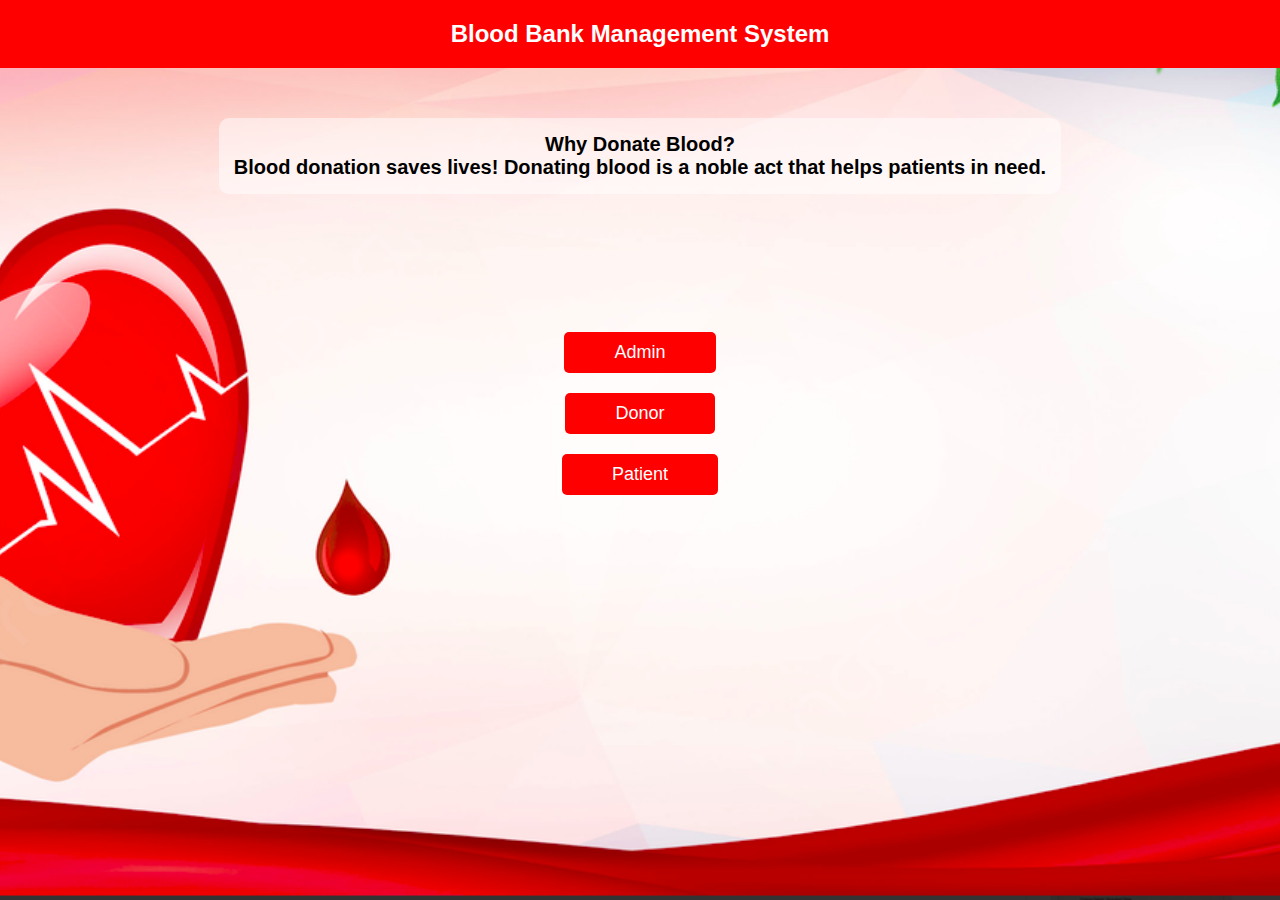
<file: index.html>
<!DOCTYPE html>
<html lang="en">
<head>
    <meta charset="UTF-8">
    <meta name="viewport" content="width=device-width, initial-scale=1.0">
    <title>Blood Bank Management System</title>
    <style>
        * {
            margin: 0;
            padding: 0;
            box-sizing: border-box;
        }

        body {
            font-family: Arial, sans-serif;
            text-align: center;
            background: url('back.png') no-repeat center center fixed;
            background-size: cover;
            color: white;
        }

        .header {
            background-color: red;
            padding: 20px;
            font-size: 24px;
            font-weight: bold;
        }

        .main-content {
            margin-top: 50px;
            font-size: 20px;
            font-weight: bold;
            color: black;
            background: rgba(255, 255, 255, 0.5);
            display: inline-block;
            padding: 15px;
            border-radius: 10px;
        }

        .buttons {
            margin-top: 20px;
        }

        .buttons button {
            background-color: red;
            color: white;
            border:none;
            padding: 10px 50px;
            margin: 10px;
            font-size: 18px;
            cursor: pointer;
            border-radius: 5px;
            
        }

        .buttons button:hover {
            background-color: darkred;
        }
    </style>
</head>
<body>

    <div class="header">Blood Bank Management System</div>

    <div class="main-content">
        <p>Why Donate Blood?</p>
        <p>Blood donation saves lives! Donating blood is a noble act that helps patients in need.</p>
    </div>

    <div class="buttons">
        <br>
        <br>
        <br>
        <br>
        <br>
        <br>
        <button onclick="location.href='loginpage.php'">Admin</button><br>
        <button onclick="location.href='donor.html'">Donor</button><br>
        <button onclick="location.href='patient.html'">Patient</button>
    </div>

</body>
</html>
</file>
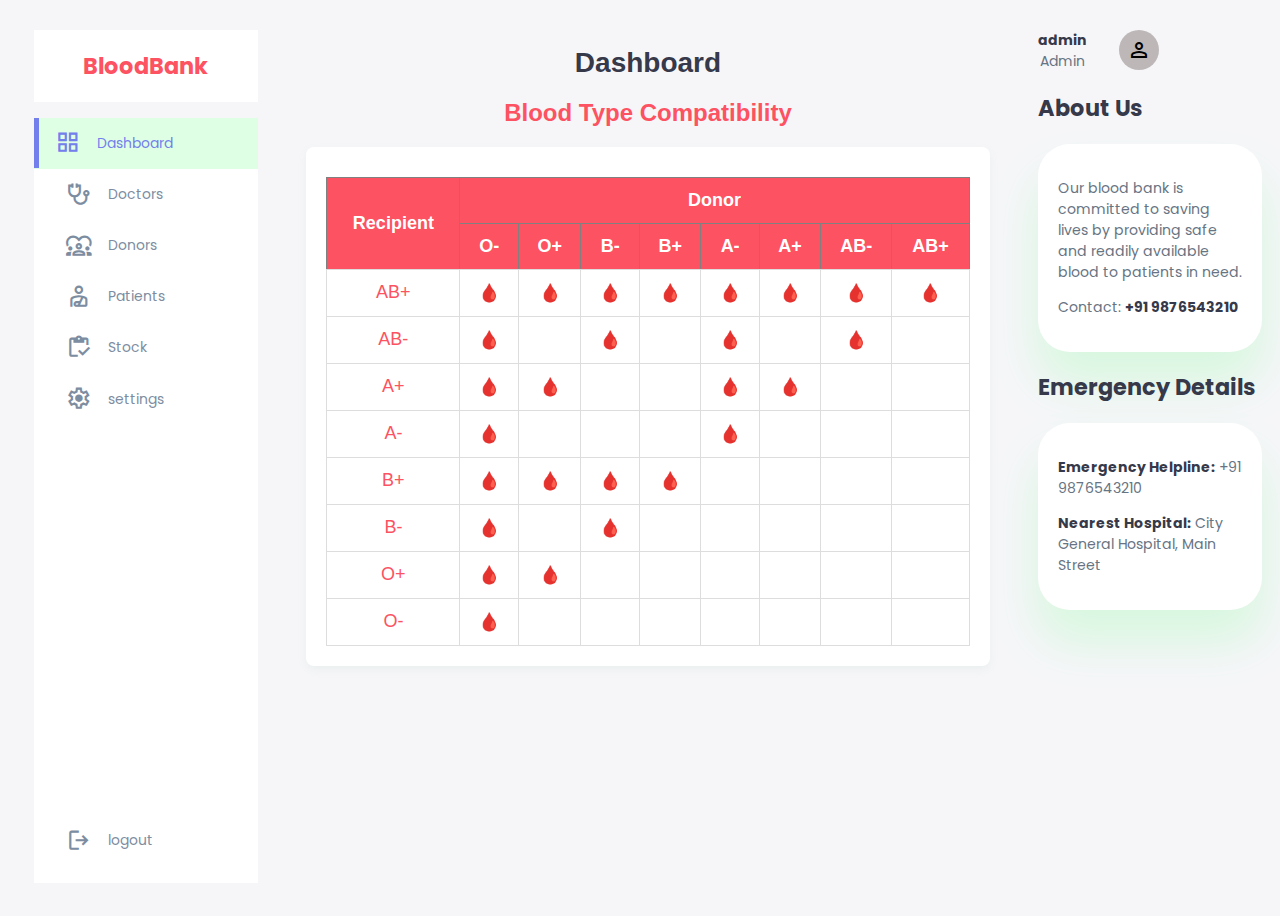
<file: bbms_bbDetails.html>
<html>
    <head>
        <meta charset="UTF-8">

        <title>
            Admin Dashboard
        </title>
        <link rel="stylesheet" href="https://fonts.googleapis.com/css2?family=Material+Symbols+Outlined:opsz,wght,FILL,GRAD@24,400,0,0" />
        <link rel="stylesheet" href="bbms_bbDetails.css">
    </head>
    <body>
        <div class="container">
            <!-- aside dashboard start -->
            <aside>
                <!-- top starts -->
                <div class="top">
                    <!-- dashboard heading starts -->
                    <div class="head">
                        <h2><span class="danger">BloodBank</span></h2>
                    </div>
                    <!-- dashboard heading ends -->
                    <div class="close">
                        <span class="material-symbols-outlined">close</span>
                    </div>
                </div>
                <!-- top ends -->
                <!-- side bar starts -->
                <div class="sidebar">
                    <a href="#" class="active">
                        <span class="material-symbols-outlined">grid_view</span>
                        <h3>Dashboard</h3>
                    </a>
                    <a href="doctor_details.php">
                        <span class="material-symbols-outlined">stethoscope</span>
                        <h3>Doctors</h3>
                    </a>
                    <a href="donor_details.php" >
                        <span class="material-symbols-outlined">diversity_1</span>
                        <h3>Donors</h3>
                    </a>
                    <a href="patient_details.php">
                        <span class="material-symbols-outlined">personal_injury</span>
                        <h3>Patients</h3>
                    </a>
                    <a href="stock.php" >
                        <span class="material-symbols-outlined">inventory</span>
                        <h3>Stock</h3>
                    </a>
                    <a href="#">
                        <span class="material-symbols-outlined">settings</span>
                        <h3>settings</h3>
                    </a>
                    
                    <a href="#">
                        <span class="material-symbols-outlined">logout</span>
                        <h3>logout</h3>
                    </a>
                </div>
                <!-- sidebar ends -->
            </aside>
            <!-- aside dashboard end -->
            <!-- main start -->
            <main>
                <h1>Dashboard</h1>
                
                <!-- Blood Compatibility Table -->
                <h2>Blood Type Compatibility</h2>
                <!-- table starts -->
                <div class="blood-compatibility-box">
                    <table border="1">
                        <tr>
                            <th rowspan="2">Recipient</th>
                            <th colspan="8">Donor</th>
                        </tr>
                        <tr>
                            <th>O-</th>
                            <th>O+</th>
                            <th>B-</th>
                            <th>B+</th>
                            <th>A-</th>
                            <th>A+</th>
                            <th>AB-</th>
                            <th>AB+</th>
                        </tr>
                        <tr>
                            <td>AB+</td>
                            <td >🩸</td> <td>🩸</td> <td>🩸</td> <td>🩸</td> <td>🩸</td> <td>🩸</td> <td>🩸</td> <td>🩸</td>
                        </tr>
                        <tr>
                            <td>AB-</td>
                            <td>🩸</td> <td></td> <td>🩸</td> <td></td> <td>🩸</td> <td></td> <td>🩸</td> <td></td>
                        </tr>
                        <tr>
                            <td>A+</td>
                            <td>🩸</td> <td>🩸</td> <td></td> <td></td> <td>🩸</td> <td>🩸</td> <td></td> <td></td>
                        </tr>
                        <tr>
                            <td>A-</td>
                            <td>🩸</td> <td></td> <td></td> <td></td> <td>🩸</td> <td></td> <td></td> <td></td>
                        </tr>
                        <tr>
                            <td>B+</td>
                            <td>🩸</td> <td>🩸</td> <td>🩸</td> <td>🩸</td> <td></td> <td></td> <td></td> <td></td>
                        </tr>
                        <tr>
                            <td>B-</td>
                            <td>🩸</td> <td></td> <td>🩸</td> <td></td> <td></td> <td></td> <td></td> <td></td>
                        </tr>
                        <tr>
                            <td>O+</td>
                            <td>🩸</td> <td>🩸</td> <td></td> <td></td> <td></td> <td></td> <td></td> <td></td>
                        </tr>
                        <tr>
                            <td>O-</td>
                            <td>🩸</td> <td></td> <td></td> <td></td> <td></td> <td></td> <td></td> <td></td>
                        </tr>
                    </table>
                </div>
                <!-- table ends -->
                <!-- blood type compatiable ends -->
            </main>
    
        <!-- main end-->
        <!-- right starts -->
            <div class="right">
                <!-- top starts -->
                <div class="top">
                        <!-- <button id="menu_bar">
                            <span class="material-symbols-outlined">menu</span>
                        </button> -->
                    <!-- <div class="theme-toggler">
                        <span class="material-symbols-outlined">light_mode</span>
                        <span class="material-symbols-outlined">dark_mode</span>
                    </div> -->
                    <div class="profile">
                        <div class="info">
                            <p><b>admin</b></p>
                            <p>Admin</p>
                            <small class="test-muted"></small>
                        </div> 
                        <div class="profile-photo">
                            <span class="material-symbols-outlined">person</span>
                        </div> 
                    </div>
                </div>
                <!-- top ends -->
                <!-- emergency starts -->
                <div class="emergency">
                    <h2>About Us</h2>
                    <div class="about">
                        <p>Our blood bank is committed to saving lives by providing safe and readily available blood to patients in need.</p>
                        <p>Contact: <b>+91 9876543210</b></p>
                    </div>
                    <h2>Emergency Details</h2>
                    <div class="emergency_d"> 
                        <p><b>Emergency Helpline:</b> +91 9876543210</p>
                        <p><b>Nearest Hospital:</b> City General Hospital, Main Street</p>
                    </div>
                
                </div>

            </div>
        <!-- right ends -->
        </div>
    </body>
</html>
</file>
<file: bbms_bbDetails.css>
@import url('https://fonts.googleapis.com/css2?family=Poppins:ital,wght@0,100;0,200;0,300;0,400;0,500;0,600;0,700;0,800;0,900;1,100;1,200;1,300;1,400;1,500;1,600;1,700;1,800;1,900&display=swap');

:root {
    --clr-primary: #7380ec;
    --clr-danger: #fd5261;
    --clr-success: #41f1b6;
    --clr-white: #fff;
    --clr-info-dark: #7d8da1;
    --clr-info-light: #dce1eb;
    --clr-dark: #363949;
    --clr-warning: #ff4edc;
    --clr-light: rgba(78, 254, 107, 0.18);
    --clr-primary-variant: #111e88;
    --clr-dark-variant: #677483;
    --clr-color-background: #f6f6f9;
  
    --card-border-radius: 2rem;
    --border-radius-1: 0.4rem;
    --border-radius-2: 0.8rem;
    --border-radius-3: 1.2rem;
  
    --card-padding: 1.8rem;
    --padding-1: 1.2rem;
    --box-shadow: 0 2rem 3rem var(--clr-light);
  
}
.{
    margin: 0;
    padding: 0;
    box-sizing: border-box;
    text-decoration: none;
    border: 0;
    list-style: none;
    appearance: none;
}


body{
    font-family:'Poppins',sans-serif;
    width: 100vw;
    height: 100vh;
    font-size: 0.88rem;
    user-select: none;
    overflow-x: hidden ;
    background:var(--clr-color-background)  ;

}
.container{
    display: grid;
    width: 96%;
    gap: 1.8rem;
    grid-template-columns: 14rem auto 14rem;
    margin: 0 auto;
    

}
a{
    color: var(--clr-dark);
}
h1{
    font-weight: 800;
    font-size: 1.8rem;
}
h2{
    font-size: 1.4rem;
}
h3{
    font-size: 0.87rem;
}
h4{
    font-size: 0.8rem;
}
h4{
    font-size: 0.8rem;
}
h5{
    font-size: 0.77rem;
}
small{
    font-size: 0.75rem;
}
.profile-photo{
    width: 2.8rem;
    height: 2.8rem;
    border-radius: 50%;
    overflow: hidden;
}
.text-muted{
    color: var(--clr-info-dark);
}
p{
    color: var(--clr-dark-variant);
}
b{
    color: var(--clr-dark);
}
.primary{
    color: var(--clr-primary);
}
.success{
    color: var(--clr-success);
}
.danger{
    color: var(--clr-danger);
}
.warning{
    color: var(--clr-warning);
}


/* aside */
aside{
    height: 100vh;

}
aside .top{
    background-color: var(--clr-white);
    display: flex;
    justify-content: space-around;
    align-items:center;
    margin-top: 1.4rem;
   

}
aside .head{
    display:flex;
    gap: 1rem;
    
    
}
aside .top div.close{
    display: none;
}

/* sidebar */

aside .sidebar{
    background-color: var(--clr-white);
    display: flex;
    flex-direction: column;
    height: 85vh;
    position: relative;
    top: 1rem; 
   
}
aside h3{
    font-weight: 400;
}
aside .sidebar a{
    display: flex;
    color: var(--clr-info-dark);
    text-decoration: none;
    margin-left: 2rem;
    gap: 1rem;
    align-items: center;
    height: 3.2rem;
    transition: all .1s ease-in;
}

aside .sidebar a span{
    font-size: 1.6rem;
    transition: all .1s ease-in;

}
aside .sidebar a:last-child{
    position: absolute;
    bottom: 1rem;
    width: 100%;  
    
}
aside .sidebar a.active{
    background: var(--clr-light);
    color: var(--clr-primary);
    margin-left: 0;
    /* border-left: 5px solid var(--clr-primary); */
}

aside .sidebar a.active::before{
    content: '';
    width: 5px;
    height: 50;
    background-color: var(--clr-primary);
}

aside .sidebar a:hover{
    color: var(--clr-primary);

}

aside .sidebar a:hover span{
    margin: 1rem;
    transition: .4s ease;
}

/* aside .sidebar a span.patient_count{ 
    background-color: var(--clr-danger);
    color: var(--clr-white);
    padding: 2px 5 px;
    font-size: 11px;
    border-radius: var(--border-radius-1);
}
 */
 
/* main starts */


/* Styling for the main section  */


 main {
    padding: 20px;
    font-family: Arial, sans-serif;
}


main h1 {
    text-align: center;
    font-size: 28px;
    font-weight: bold;
    color: var(--clr-dark); 
    margin-bottom: 20px;
}

main h2 {
    text-align: center;
    font-size: 24px;
    color: var(--clr-danger); 
}


.blood-compatibility-box {
    background: var(--clr-white);
    padding: 20px;
    border-radius: 8px;
    box-shadow: 0px 4px 8px rgba(144, 184, 144, 0.1);
    margin-top: 20px;
    max-width: 100%;
    overflow-x: auto;
}


.blood-compatibility-box table {
    width: 100%;
    border-collapse: collapse;
    margin-top: 10px;
    text-align: center;
}


.blood-compatibility-box th {
    background-color: var(--clr-danger);
    color: var(--clr-white);
    padding: 12px;
    font-size: 18px;
}


.blood-compatibility-box td {
    border: 1px solid #ddd;
    padding: 12px;
    font-size: 18px;
    color: var(--clr-danger); 
    
}


.blood-compatibility-box table tr:hover td {
    transform: translateX(10px); 
    transition: transform 0.4s ease, background-color 0.4s ease;
    background-color: rgba(233, 208, 207, 0.1); 
} 





/* main ends */

/* start right side */


.right{
    margin-top: 1.4rem;
}
.right h2{
    color: var(--clr-dark);
}
.right .top{
    display: flex;
    justify-content: start;
    gap: 2rem;
    

}
.right .profile-photo {
    width: 40px;
    height: 40px;
    display: flex;
    align-items: center;
    justify-content: center;
    background-color: #a8a0a0bb; /* Placeholder background */
    border-radius: 50%;
    font-size: 20px; /* Adjust icon size */
}
.right .info p {
    margin: 0;
    font-size: 14px;
}

.right .top .profile{
    display: flex;
    gap: 2rem;
    text-align: center;
}

.right .info h3{
    color: var(--clr-dark);
}
.right .item h3{
    color: var(--clr-dark);
    
}
/* about us */
.right .right .emergency{
    margin-top: 1 rem;
    margin-left: 20px;
    
}
.right .emergency .about{
    background-color: var(--clr-white);
    padding: 20px;
    border-radius: var(--card-border-radius);
    box-shadow: var(--box-shadow); 
    transition: all .3s ease;
}
.right .emergency .about:hover{
    box-shadow: none;
}
.right .emergency .about{
    display: block;
    grid-template-columns: auto;
    gap: 1rem;
    margin-bottom: 1rem;
}

/* emergency details */ 


.right .right .emergency{
    margin-top: 1 rem;
    margin-left: 20px;
    
}
.right .emergency .emergency_d{
    background-color: var(--clr-white);
    padding: 20px;
    border-radius: var(--card-border-radius);
    box-shadow: var(--box-shadow);
    transition: all .3s ease;
}
.right .emergency .emergency_d:hover{
    box-shadow: none;
}
.right .emergency .emergency_d{
    display: block;
    grid-template-columns: auto;
    gap: 1rem;
    margin-bottom: 1rem;
}
</file>
